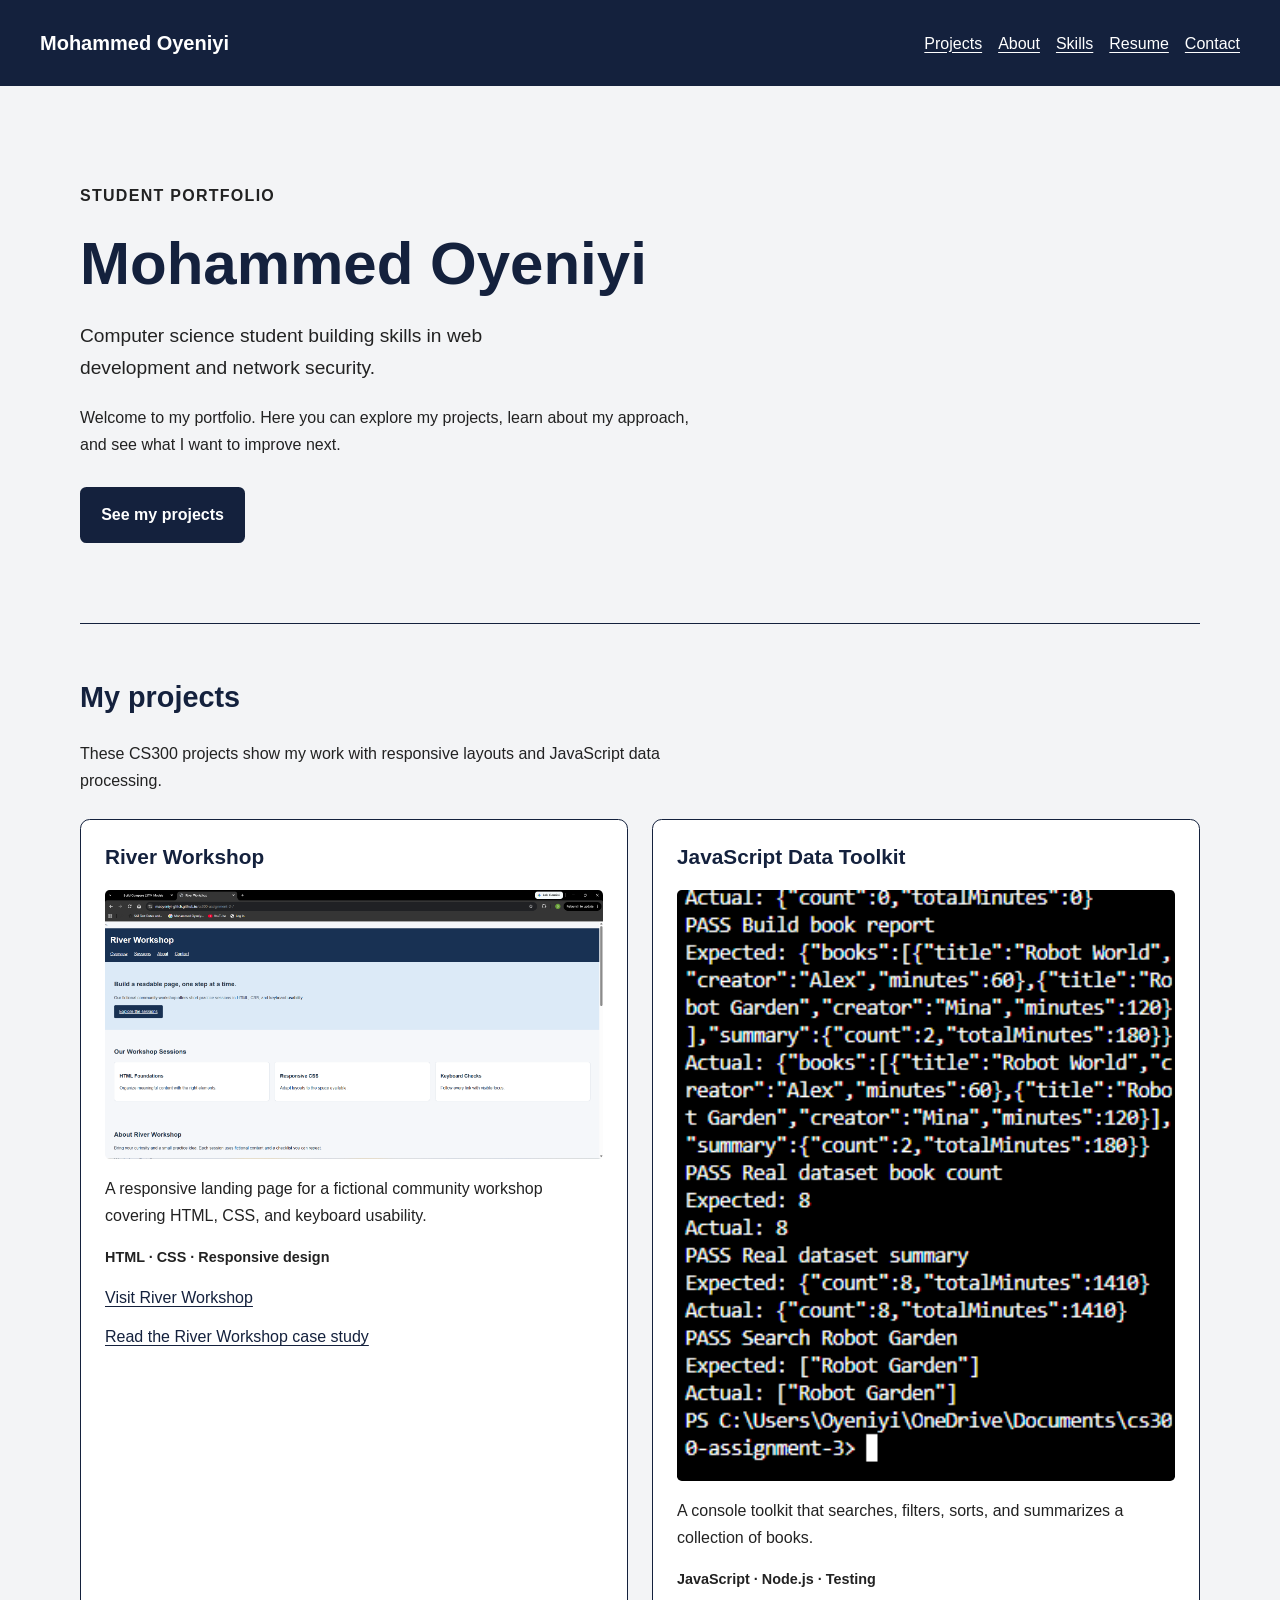
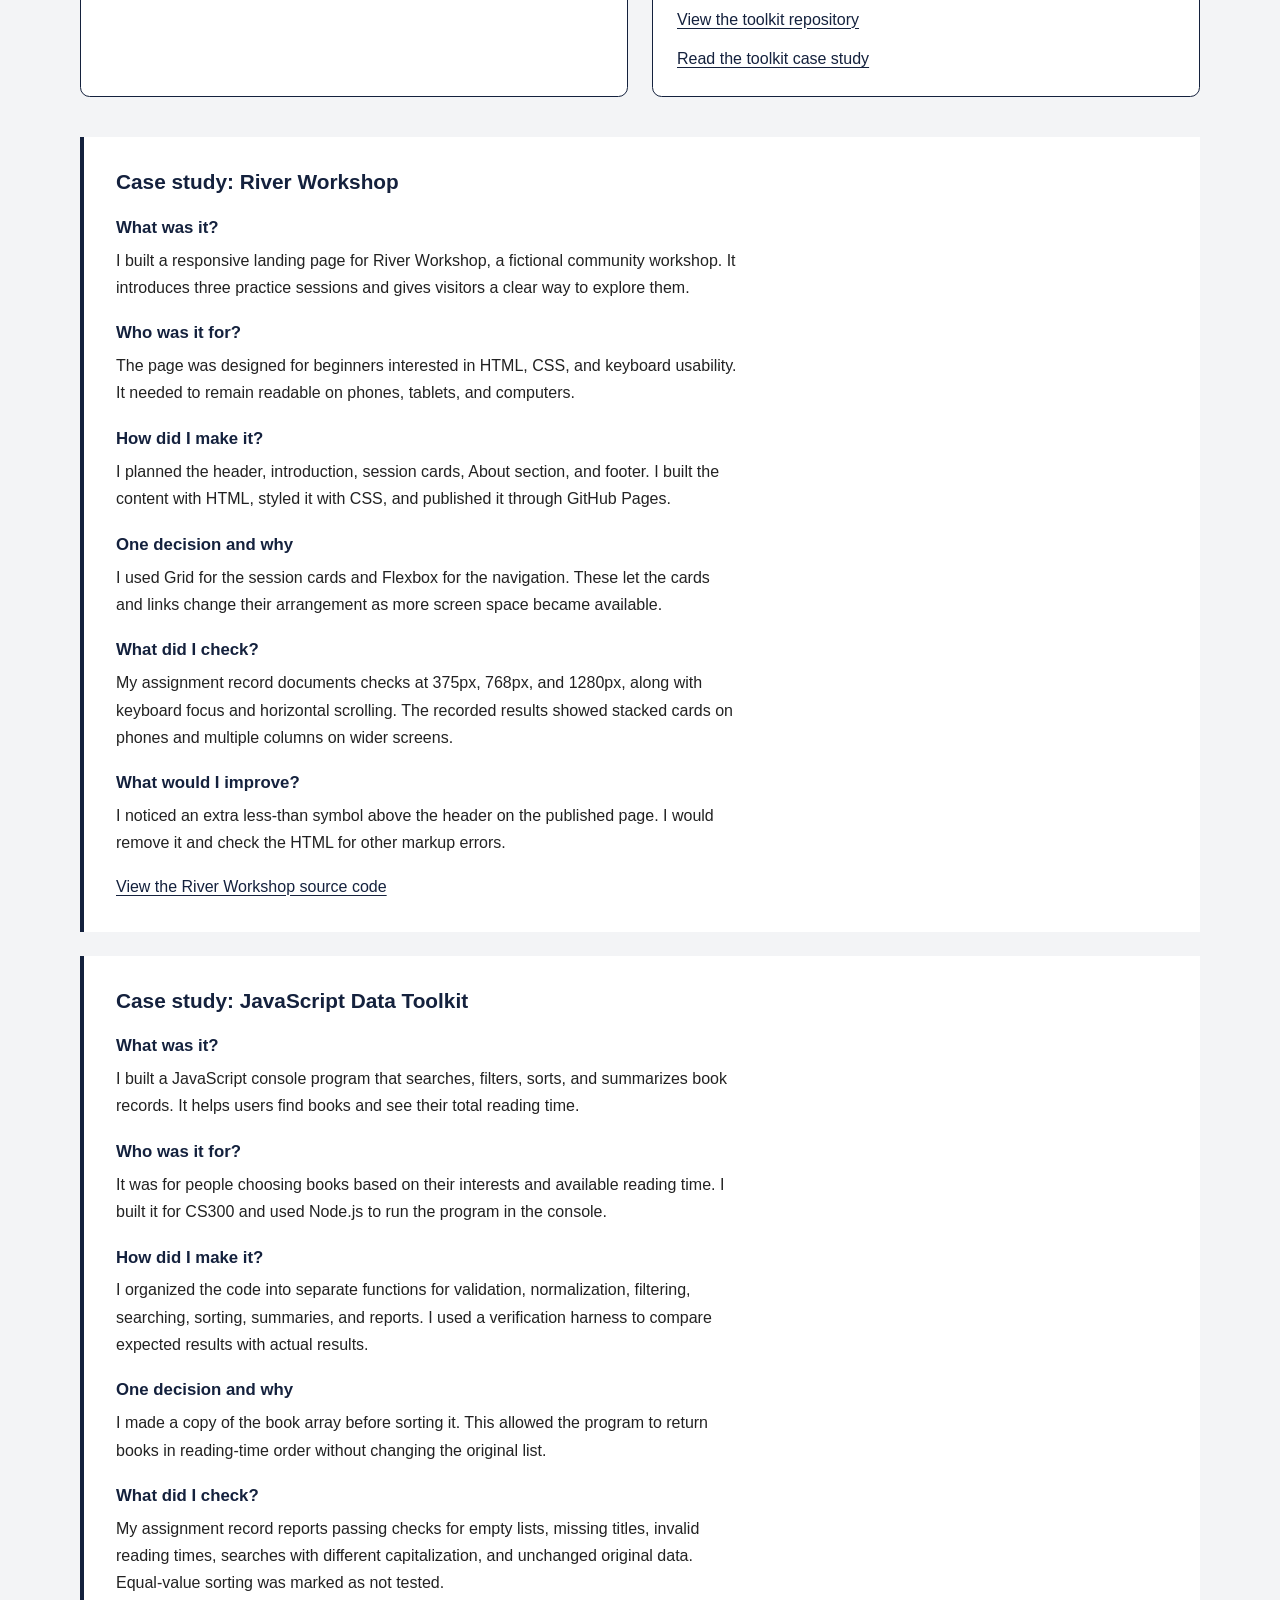
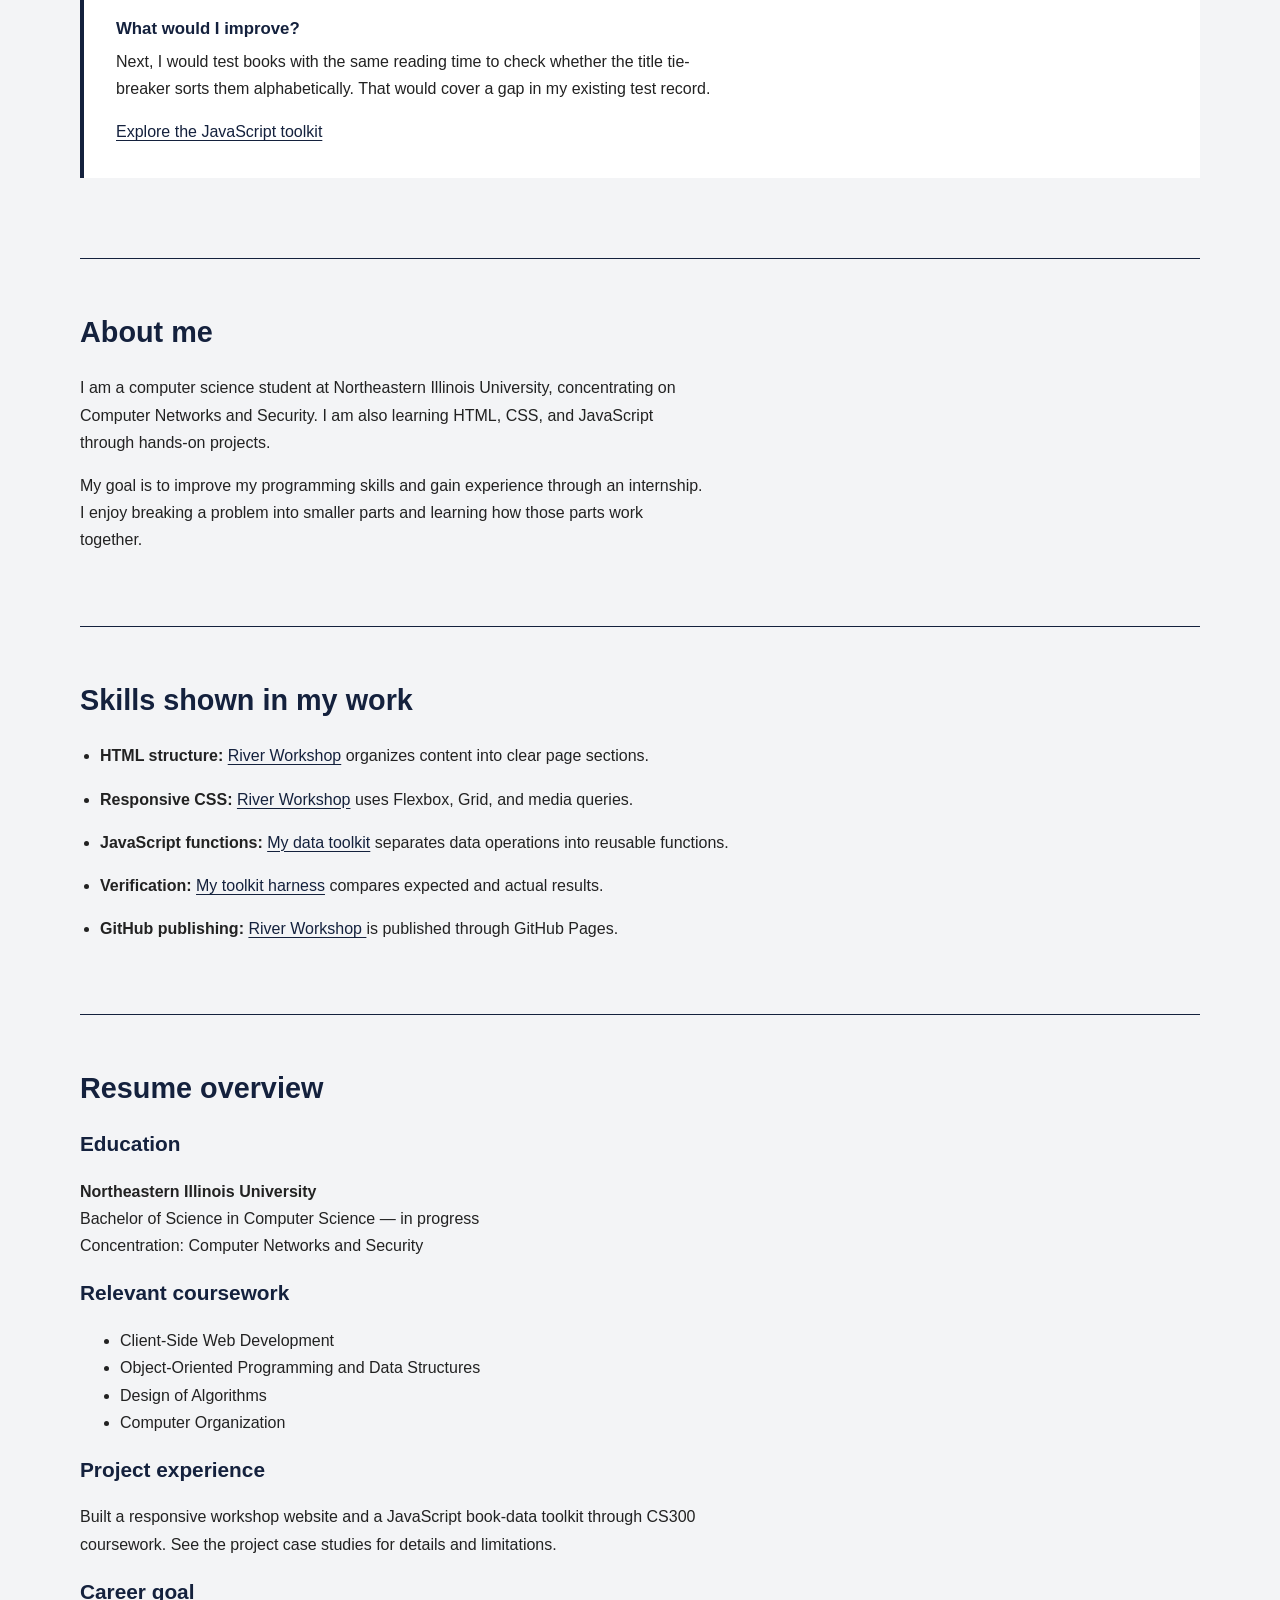
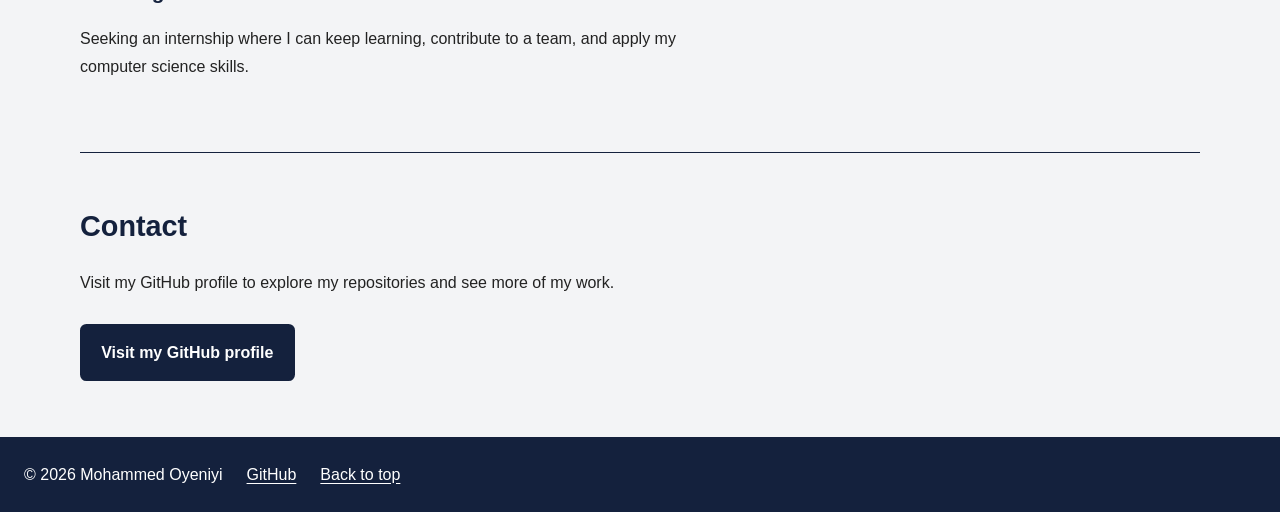
<file: index.html>
<!doctype html>
<html lang="en">
<head>
  <meta charset="utf-8">
  <meta name="viewport" content="width=device-width, initial-scale=1">
  <meta name="description"
        content="Mohammed Oyeniyi's portfolio of web development and JavaScript projects.">
  <title>Mohammed Oyeniyi | Portfolio</title>
  <link rel="stylesheet" href="styles.css">
</head>

<body>
  <a class="skip-link" href="#main">Skip to main content</a>

  <header class="site-header">
    <a class="site-name" href="#introduction">Mohammed Oyeniyi</a>

    <nav aria-label="Main navigation">
      <ul class="nav-links">
        <li><a href="#projects">Projects</a></li>
        <li><a href="#about">About</a></li>
        <li><a href="#skills">Skills</a></li>
        <li><a href="#resume">Resume</a></li>
        <li><a href="#contact">Contact</a></li>
      </ul>
    </nav>
  </header>

  <main id="main">
    <section id="introduction" class="hero">
      <p class="eyebrow">Student portfolio</p>
      <h1>Mohammed Oyeniyi</h1>
      <p class="headline">
        Computer science student building skills in web development
        and network security.
      </p>
      <p>
        Welcome to my portfolio. Here you can explore my projects,
        learn about my approach, and see what I want to improve next.
      </p>
      <a class="button" href="#projects">See my projects</a>
    </section>

    <section id="projects">
      <h2>My projects</h2>
      <p>
        These CS300 projects show my work with responsive layouts
        and JavaScript data processing.
      </p>

      <div class="project-grid">
        <article class="project-card">
          <h3>River Workshop</h3>
          <img src="images/river-workshop.png"
               alt="River Workshop landing page with its introduction and three workshop session cards">
          <p>
            A responsive landing page for a fictional community
            workshop covering HTML, CSS, and keyboard usability.
          </p>
          <p class="project-tools">HTML · CSS · Responsive design</p>
          <a href="https://maoyeniyi-glitch.github.io/cs300-assignment-2-/">
            Visit River Workshop
          </a>
          <a href="#river-case">Read the River Workshop case study</a>
        </article>

        <article class="project-card">
          <h3>JavaScript Data Toolkit</h3>
          <img src="images/book-toolkit.png"
               alt="Book toolkit terminal showing passing report, book count, reading time, and search tests">
          <p>
            A console toolkit that searches, filters, sorts,
            and summarizes a collection of books.
          </p>
          <p class="project-tools">JavaScript · Node.js · Testing</p>
          <a href="https://github.com/maoyeniyi-glitch/cs300-assignment-3">
            View the toolkit repository
          </a>
          <a href="#toolkit-case">Read the toolkit case study</a>
        </article>
      </div>

      <article id="river-case" class="case-study">
        <h3>Case study: River Workshop</h3>

        <h4>What was it?</h4>
        <p>
          I built a responsive landing page for River Workshop,
          a fictional community workshop. It introduces three
          practice sessions and gives visitors a clear way to
          explore them.
        </p>

        <h4>Who was it for?</h4>
        <p>
          The page was designed for beginners interested in HTML,
          CSS, and keyboard usability. It needed to remain readable
          on phones, tablets, and computers.
        </p>

        <h4>How did I make it?</h4>
        <p>
          I planned the header, introduction, session cards, About
          section, and footer. I built the content with HTML,
          styled it with CSS, and published it through GitHub Pages.
        </p>

        <h4>One decision and why</h4>
        <p>
          I used Grid for the session cards and Flexbox for the
          navigation. These let the cards and links change their
          arrangement as more screen space became available.
        </p>

        <h4>What did I check?</h4>
        <p>
          My assignment record documents checks at 375px, 768px,
          and 1280px, along with keyboard focus and horizontal
          scrolling. The recorded results showed stacked cards
          on phones and multiple columns on wider screens.
        </p>

        <h4>What would I improve?</h4>
        <p>
          I noticed an extra less-than symbol above the header
          on the published page. I would remove it and check the
          HTML for other markup errors.
        </p>

        <a href="https://github.com/maoyeniyi-glitch/cs300-assignment-2-/">
          View the River Workshop source code
        </a>
      </article>

      <article id="toolkit-case" class="case-study">
        <h3>Case study: JavaScript Data Toolkit</h3>

        <h4>What was it?</h4>
        <p>
          I built a JavaScript console program that searches,
          filters, sorts, and summarizes book records. It helps
          users find books and see their total reading time.
        </p>

        <h4>Who was it for?</h4>
        <p>
          It was for people choosing books based on their interests
          and available reading time. I built it for CS300 and used
          Node.js to run the program in the console.
        </p>

        <h4>How did I make it?</h4>
        <p>
          I organized the code into separate functions for
          validation, normalization, filtering, searching, sorting,
          summaries, and reports. I used a verification harness to
          compare expected results with actual results.
        </p>

        <h4>One decision and why</h4>
        <p>
          I made a copy of the book array before sorting it.
          This allowed the program to return books in reading-time
          order without changing the original list.
        </p>

        <h4>What did I check?</h4>
        <p>
          My assignment record reports passing checks for empty
          lists, missing titles, invalid reading times, searches
          with different capitalization, and unchanged original
          data. Equal-value sorting was marked as not tested.
        </p>

        <h4>What would I improve?</h4>
        <p>
          Next, I would test books with the same reading time to
          check whether the title tie-breaker sorts them
          alphabetically. That would cover a gap in my existing
          test record.
        </p>

        <a href="https://github.com/maoyeniyi-glitch/cs300-assignment-3">
          Explore the JavaScript toolkit
        </a>
      </article>
    </section>

    <section id="about">
      <h2>About me</h2>
      <p>
        I am a computer science student at Northeastern Illinois
        University, concentrating on Computer Networks and Security.
        I am also learning HTML, CSS, and JavaScript through
        hands-on projects.
      </p>
      <p>
        My goal is to improve my programming skills and gain
        experience through an internship. I enjoy breaking a problem
        into smaller parts and learning how those parts work together.
      </p>
    </section>

    <section id="skills">
      <h2>Skills shown in my work</h2>
      <ul class="skills-list">
        <li>
          <strong>HTML structure:</strong>
          <a href="#river-case">River Workshop</a>
          organizes content into clear page sections.
        </li>
        <li>
          <strong>Responsive CSS:</strong>
          <a href="#river-case">River Workshop</a>
          uses Flexbox, Grid, and media queries.
        </li>
        <li>
          <strong>JavaScript functions:</strong>
          <a href="#toolkit-case">My data toolkit</a>
          separates data operations into reusable functions.
        </li>
        <li>
          <strong>Verification:</strong>
          <a href="#toolkit-case">My toolkit harness</a>
          compares expected and actual results.
        </li>
        <li>
          <strong>GitHub publishing:</strong>
          <a href="https://maoyeniyi-glitch.github.io/cs300-assignment-2-/">
            River Workshop
          </a>
          is published through GitHub Pages.
        </li>
      </ul>
    </section>

    <section id="resume">
      <h2>Resume overview</h2>

      <h3>Education</h3>
      <p>
        <strong>Northeastern Illinois University</strong><br>
        Bachelor of Science in Computer Science — in progress<br>
        Concentration: Computer Networks and Security
      </p>

      <h3>Relevant coursework</h3>
      <ul>
        <li>Client-Side Web Development</li>
        <li>Object-Oriented Programming and Data Structures</li>
        <li>Design of Algorithms</li>
        <li>Computer Organization</li>
      </ul>

      <h3>Project experience</h3>
      <p>
        Built a responsive workshop website and a JavaScript
        book-data toolkit through CS300 coursework.
        See the project case studies for details and limitations.
      </p>

      <h3>Career goal</h3>
      <p>
        Seeking an internship where I can keep learning,
        contribute to a team, and apply my computer science skills.
      </p>
    </section>

    <section id="contact">
      <h2>Contact</h2>
      <p>
        Visit my GitHub profile to explore my repositories
        and see more of my work.
      </p>
      <a class="button" href="https://github.com/maoyeniyi-glitch">
        Visit my GitHub profile
      </a>
    </section>
  </main>

  <footer class="site-footer">
    <p>&copy; 2026 Mohammed Oyeniyi</p>
    <a href="https://github.com/maoyeniyi-glitch">GitHub</a>
    <a href="#introduction">Back to top</a>
  </footer>

  <script src="app.js"></script>
</body>
</html>
</file>
<file: styles.css>
/* Apply consistent sizing to every element. */
* {
  box-sizing: border-box;
}

/* Use the colors and font from the project plan. */
:root {
  --navy: #14213d;
  --white: #ffffff;
  --light-gray: #f3f4f6;
  --dark-gray: #222222;
}

/* Start with a layout for narrow screens. */
body {
  margin: 0;
  background: var(--light-gray);
  color: var(--dark-gray);
  font-family: Arial, sans-serif;
  font-size: 1rem;
  line-height: 1.7;
}

/* Allow long links and text to wrap on small screens. */
p,
li,
a {
  overflow-wrap: anywhere;
}

a {
  color: var(--navy);
  text-underline-offset: 0.2em;
}

a:hover {
  text-decoration-thickness: 0.15em;
}

/* Keep keyboard focus visible on light and dark backgrounds. */
:focus-visible {
  outline: 3px solid var(--navy);
  outline-offset: 4px;
}

.site-header :focus-visible,
.site-footer :focus-visible,
.button:focus-visible {
  outline-color: var(--white);
  box-shadow: 0 0 0 7px var(--navy);
}

/* Hide the skip link until a keyboard user focuses it. */
.skip-link {
  position: absolute;
  top: 0.5rem;
  left: 0.5rem;
  z-index: 10;
  padding: 0.75rem 1rem;
  background: var(--white);
  transform: translateY(-200%);
}

.skip-link:focus {
  transform: translateY(0);
}

/* Header and navigation use Flexbox. */
.site-header {
  display: flex;
  flex-direction: column;
  gap: 1rem;
  padding: 1.5rem;
  background: var(--navy);
  color: var(--white);
}

.site-header a,
.site-footer a {
  color: var(--white);
}

.site-name {
  font-size: 1.25rem;
  font-weight: bold;
  text-decoration: none;
}

.nav-links {
  display: flex;
  flex-direction: column;
  gap: 0.5rem;
  margin: 0;
  padding: 0;
  list-style: none;
}

.nav-links a {
  display: inline-block;
  padding: 0.35rem 0;
}

/* Center the content and limit overly long lines. */
main {
  width: min(100% - 2rem, 70rem);
  margin-inline: auto;
}

section {
  padding-block: 2.5rem;
}

section + section {
  border-top: 1px solid var(--navy);
}

h1,
h2,
h3,
h4 {
  color: var(--navy);
  line-height: 1.25;
}

h1 {
  margin-block: 0.5rem 1rem;
  font-size: clamp(2rem, 6vw, 3.75rem);
}

h2 {
  margin-top: 0;
  font-size: 1.8rem;
}

h3 {
  font-size: 1.3rem;
}

h4 {
  margin-bottom: 0.5rem;
  font-size: 1.05rem;
}

p {
  max-width: 70ch;
}

/* Introduction and main action. */
.hero {
  padding-block: 3rem;
}

.eyebrow {
  font-weight: bold;
  letter-spacing: 0.08em;
  text-transform: uppercase;
}

.headline {
  max-width: 48ch;
  font-size: 1.2rem;
}

.button {
  display: inline-block;
  margin-top: 0.75rem;
  padding: 0.8rem 1.2rem;
  border: 2px solid var(--navy);
  border-radius: 0.4rem;
  background: var(--navy);
  color: var(--white);
  font-weight: bold;
  text-decoration: none;
}

.button:hover {
  background: var(--white);
  color: var(--navy);
}

/* Improvement 2: make the mobile menu button distinct. */
.menu-toggle {
  min-height: 44px;
  margin-top: 0;
  border: 2px solid var(--white);
  background: var(--white);
  color: var(--navy);
  font: inherit;
  font-weight: bold;
  cursor: pointer;
}

.menu-toggle:hover {
  background: var(--light-gray);
  color: var(--navy);
}

/* Cards start in one column on phones. */
.project-grid {
  display: grid;
  grid-template-columns: minmax(0, 1fr);
  gap: 1.5rem;
  margin-block: 1.5rem 2.5rem;
}

.project-card {
  min-width: 0;
  padding: 1.5rem;
  border: 1px solid var(--navy);
  border-radius: 0.6rem;
  background: var(--white);
}

.project-card h3 {
  margin-top: 0;
}

.project-card a {
  display: block;
  width: fit-content;
  margin-top: 0.75rem;
}

.project-tools {
  font-size: 0.9rem;
  font-weight: bold;
}

/* Display screenshots without stretching their proportions. */
.project-card img {
  display: block;
  width: 100%;
  height: auto;
  margin-bottom: 1rem;
  border-radius: 0.3rem;
}

/* Give each case study its own readable block. */
.case-study {
  margin-block: 1.5rem;
  padding: 1.25rem;
  border-left: 4px solid var(--navy);
  background: var(--white);
  scroll-margin-top: 1rem;
}

.case-study h3 {
  margin-top: 0;
}

.case-study p {
  margin-top: 0;
}

.skills-list {
  padding-left: 1.25rem;
}

.skills-list li {
  margin-bottom: 1rem;
}

/* Footer links can wrap instead of overflowing. */
.site-footer {
  display: flex;
  flex-wrap: wrap;
  align-items: center;
  gap: 1rem 1.5rem;
  padding: 1.5rem;
  background: var(--navy);
  color: var(--white);
}

.site-footer p {
  margin: 0;
}

/* Show project cards side by side on wider screens. */
@media (min-width: 600px) {
  .project-grid {
    grid-template-columns: repeat(2, minmax(0, 1fr));
  }

  .nav-links {
    flex-direction: row;
    flex-wrap: wrap;
    gap: 1rem;
  }

  .case-study {
    padding: 2rem;
  }
}

/* Desktop header: name and navigation share a row. */
@media (min-width: 1000px) {
  .site-header {
    flex-direction: row;
    align-items: center;
    justify-content: space-between;
    padding-inline: 2.5rem;
  }

  section {
    padding-block: 3.5rem;
  }

  .hero {
    padding-block: 5rem;
  }
}

/* Respect the visitor's reduced-motion preference. */
@media (prefers-reduced-motion: no-preference) {
  html {
    scroll-behavior: smooth;
  }
}
</file>
